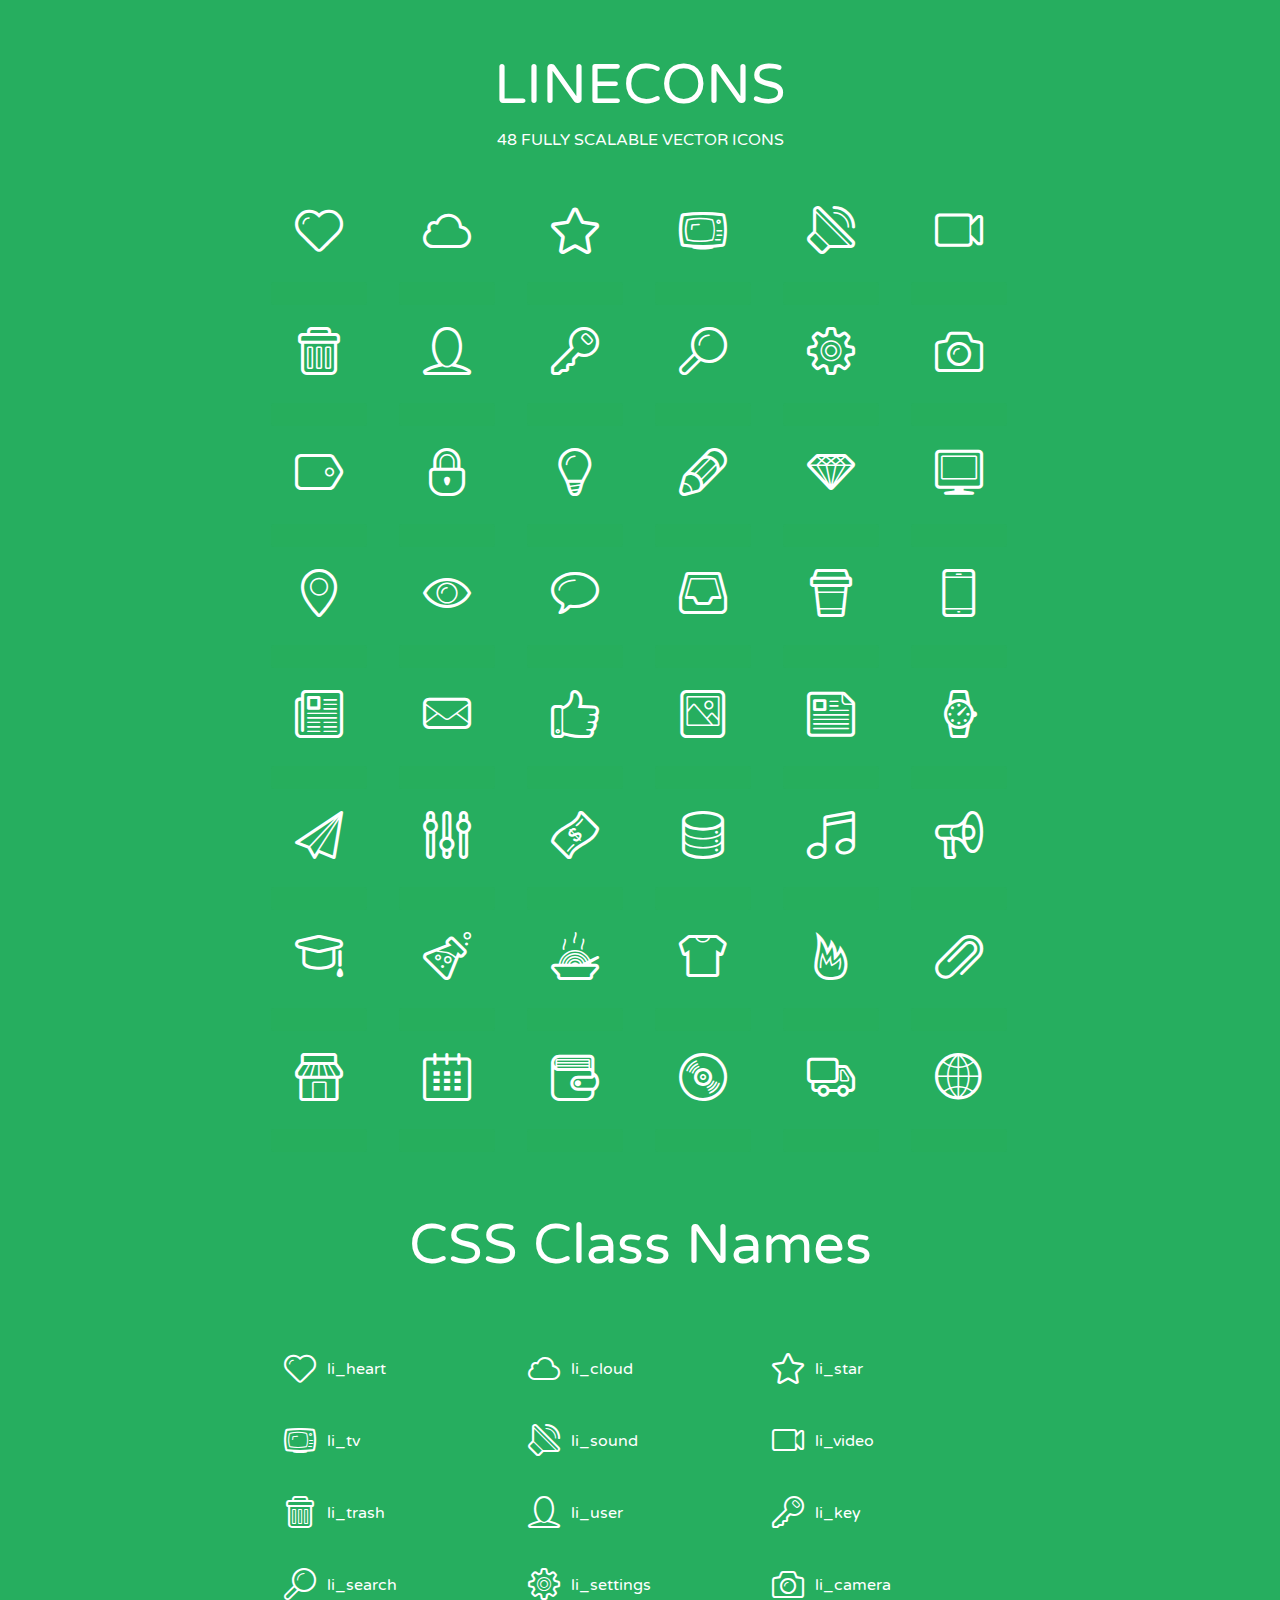
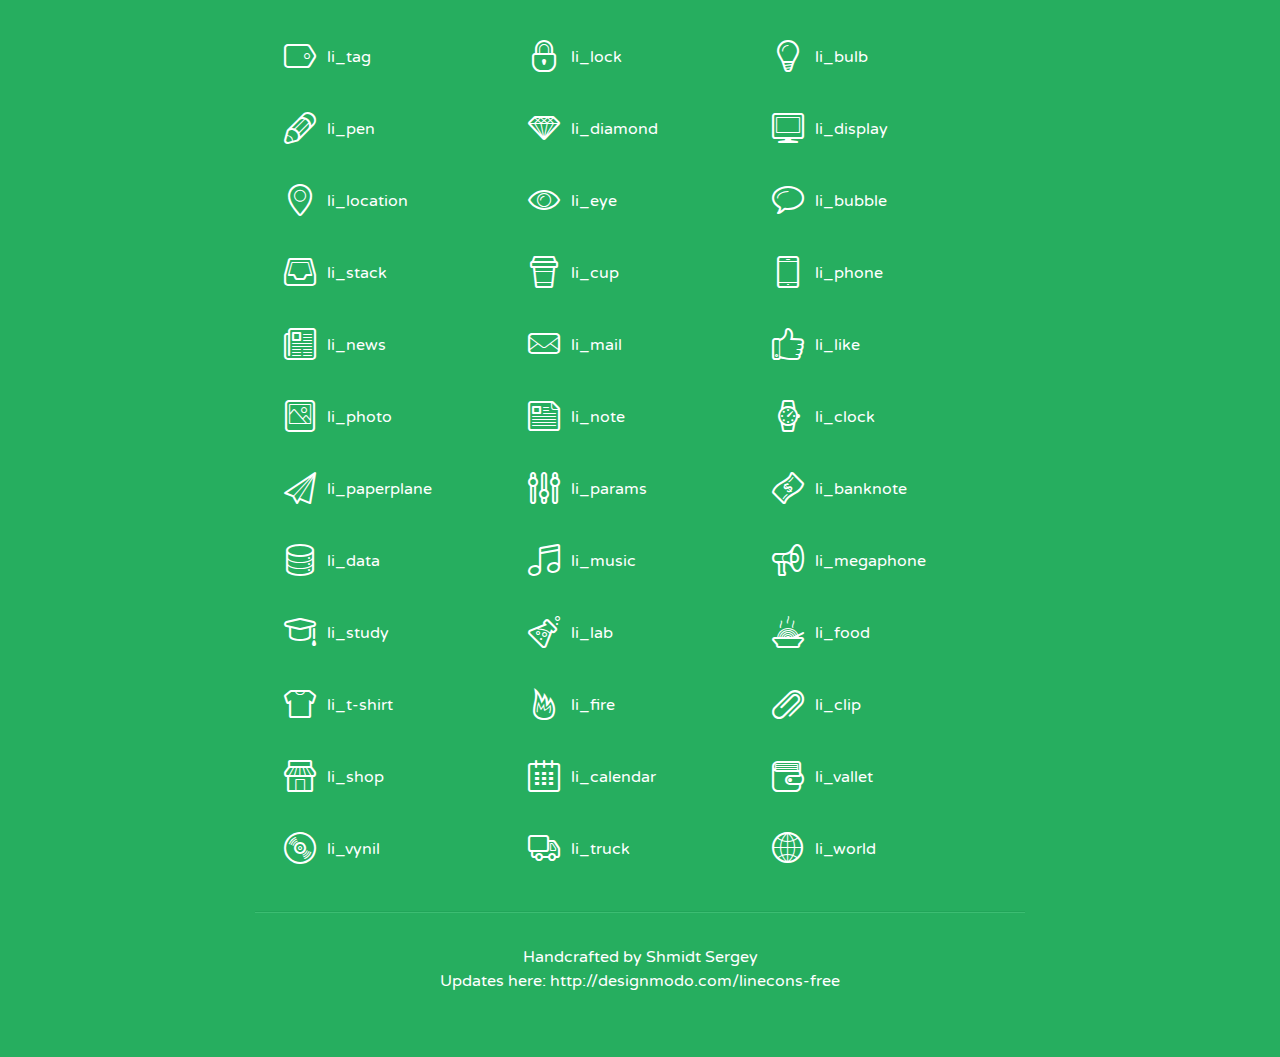
<file: assets/lineicons/index.html>
<!doctype html>
<html>
<head>
<title>LINECONS - 48 Fully Scalable Vector Icons</title>
<link rel="stylesheet" href="style.css" />
<link href='http://fonts.googleapis.com/css?family=Varela+Round' rel='stylesheet' type='text/css'>
<!--[if lte IE 7]><script src="lte-ie7.js"></script><![endif]-->

<!-- 

Thanks http://icomoon.io/app/ for amazing service!

-->


<style>
	section, header, footer {display: block;}
	body {
		font-family: 'Varela Round', sans-serif;
		color: #333333;
		line-height: 1.5;
		font-size: 16px;
		background:#26ae5f;
		color:white;
		-moz-text-shadow: 0 1px 1px rgba(0, 0, 0, 0.21);
		-webkit-text-shadow: 0 1px 1px rgba(0, 0, 0, 0.21);
	}
	* {
		-moz-box-sizing: border-box;
		-webkit-box-sizing: border-box;
		box-sizing: border-box;
		margin: 0;
		padding: 0;
	}
	.glyph {
		float: left;
		text-align: center;
		padding: .5em;
		margin: 0 .5em;
		width: 7em;
		border-radius: .375em;
		top:0;
		position:relative;
		-webkit-transition:0.2s ease-in;
		-o-transition:0.2s ease-in;
		-moz-transition:0.2s ease-in;
		-ie-transition:0.2s ease-in;
		transition:0.2s ease-in;
	}
	.glyph input {
		width: 100%;
		text-align: center;
		font-family: consolas, monospace;
		border-radius:3px;
		border:none;
		padding:4px;
		background:#26AE5C;
		color:#26AE5C;
		-webkit-transition:0.2s ease-in;
		-o-transition:0.2s ease-in;
		-moz-transition:0.2s ease-in;
		-ie-transition:0.2s ease-in;
		transition:0.2s ease-in;
	}
	.glyph:hover input {
		background:#26ae5f;
		padding:4px;
		color:#ffffff;
	}
	.glyph:hover {
		-webkit-transition: all 0.5s ease-out;
		background:#222821;
		color:#fff;
		text-shadow: none;
		-moz-text-shadow: none;
		-webkit-text-shadow: none;
		top:-5px;
		position:relative;
	}
	.glyph input, .mtm {
		margin-top: .75em;
	}
	.w-main {
		width: 770px;
		text-align:center;
	}
	.centered {
		margin-left: auto;
		margin-right: auto;
	}
	.fs1 {
		font-size: 3em;
	}
	header {
		margin: 2em 0;
		padding-bottom: .5em;
	}
	header h1 {
		font-size: 3.5em;
		font-weight: normal;
	}
	.clearfix:before, .clearfix:after { content: ""; display: table; }
	.clearfix:after, .clear { clear: both; }
	footer {
		margin: 2em 0;
		padding: 2em 0;
		border-top: 1px solid rgb(60, 189, 114);
		box-shadow: 0 -1px rgb(33, 165, 89);
	}
	a, a:visited {
		color: #ffffff; text-decoration:none;
	}
	a:hover, a:focus {color: #222821; text-decoration:none;}
	.box1 {
		display: inline-block;
		width: 14em;
		padding: .25em .5em;
		margin: .5em 1em .5em 0;
		text-align:left;
		
	}
	.box1 span { 
		font-size:2em;
		position: relative;
		top: 0.25em;
		margin-right: 0.1em;
	}
</style>
</head>
<body>
	<div class="w-main centered">
	<section class="mtm clearfix" id="glyphs">
	<header>
		<h1>LINECONS</h1>
		<p>48 FULLY SCALABLE VECTOR ICONS</p>
	</header>
	<div class="glyph">
		<div class="fs1" aria-hidden="true" data-icon="&#xe000;"></div>
		<input type="text" readonly="readonly" value="&amp;#xe000;" />
	</div>
	<div class="glyph">
		<div class="fs1" aria-hidden="true" data-icon="&#xe001;"></div>
		<input type="text" readonly="readonly" value="&amp;#xe001;" />
	</div>
	<div class="glyph">
		<div class="fs1" aria-hidden="true" data-icon="&#xe002;"></div>
		<input type="text" readonly="readonly" value="&amp;#xe002;" />
	</div>
	<div class="glyph">
		<div class="fs1" aria-hidden="true" data-icon="&#xe003;"></div>
		<input type="text" readonly="readonly" value="&amp;#xe003;" />
	</div>
	<div class="glyph">
		<div class="fs1" aria-hidden="true" data-icon="&#xe004;"></div>
		<input type="text" readonly="readonly" value="&amp;#xe004;" />
	</div>
	<div class="glyph">
		<div class="fs1" aria-hidden="true" data-icon="&#xe005;"></div>
		<input type="text" readonly="readonly" value="&amp;#xe005;" />
	</div>
	<div class="glyph">
		<div class="fs1" aria-hidden="true" data-icon="&#xe006;"></div>
		<input type="text" readonly="readonly" value="&amp;#xe006;" />
	</div>
	<div class="glyph">
		<div class="fs1" aria-hidden="true" data-icon="&#xe007;"></div>
		<input type="text" readonly="readonly" value="&amp;#xe007;" />
	</div>
	<div class="glyph">
		<div class="fs1" aria-hidden="true" data-icon="&#xe008;"></div>
		<input type="text" readonly="readonly" value="&amp;#xe008;" />
	</div>
	<div class="glyph">
		<div class="fs1" aria-hidden="true" data-icon="&#xe009;"></div>
		<input type="text" readonly="readonly" value="&amp;#xe009;" />
	</div>
	<div class="glyph">
		<div class="fs1" aria-hidden="true" data-icon="&#xe00a;"></div>
		<input type="text" readonly="readonly" value="&amp;#xe00a;" />
	</div>
	<div class="glyph">
		<div class="fs1" aria-hidden="true" data-icon="&#xe00b;"></div>
		<input type="text" readonly="readonly" value="&amp;#xe00b;" />
	</div>
	<div class="glyph">
		<div class="fs1" aria-hidden="true" data-icon="&#xe00c;"></div>
		<input type="text" readonly="readonly" value="&amp;#xe00c;" />
	</div>
	<div class="glyph">
		<div class="fs1" aria-hidden="true" data-icon="&#xe00d;"></div>
		<input type="text" readonly="readonly" value="&amp;#xe00d;" />
	</div>
	<div class="glyph">
		<div class="fs1" aria-hidden="true" data-icon="&#xe00e;"></div>
		<input type="text" readonly="readonly" value="&amp;#xe00e;" />
	</div>
	<div class="glyph">
		<div class="fs1" aria-hidden="true" data-icon="&#xe00f;"></div>
		<input type="text" readonly="readonly" value="&amp;#xe00f;" />
	</div>
	<div class="glyph">
		<div class="fs1" aria-hidden="true" data-icon="&#xe010;"></div>
		<input type="text" readonly="readonly" value="&amp;#xe010;" />
	</div>
	<div class="glyph">
		<div class="fs1" aria-hidden="true" data-icon="&#xe011;"></div>
		<input type="text" readonly="readonly" value="&amp;#xe011;" />
	</div>
	<div class="glyph">
		<div class="fs1" aria-hidden="true" data-icon="&#xe012;"></div>
		<input type="text" readonly="readonly" value="&amp;#xe012;" />
	</div>
	<div class="glyph">
		<div class="fs1" aria-hidden="true" data-icon="&#xe013;"></div>
		<input type="text" readonly="readonly" value="&amp;#xe013;" />
	</div>
	<div class="glyph">
		<div class="fs1" aria-hidden="true" data-icon="&#xe014;"></div>
		<input type="text" readonly="readonly" value="&amp;#xe014;" />
	</div>
	<div class="glyph">
		<div class="fs1" aria-hidden="true" data-icon="&#xe015;"></div>
		<input type="text" readonly="readonly" value="&amp;#xe015;" />
	</div>
	<div class="glyph">
		<div class="fs1" aria-hidden="true" data-icon="&#xe016;"></div>
		<input type="text" readonly="readonly" value="&amp;#xe016;" />
	</div>
	<div class="glyph">
		<div class="fs1" aria-hidden="true" data-icon="&#xe017;"></div>
		<input type="text" readonly="readonly" value="&amp;#xe017;" />
	</div>
	<div class="glyph">
		<div class="fs1" aria-hidden="true" data-icon="&#xe018;"></div>
		<input type="text" readonly="readonly" value="&amp;#xe018;" />
	</div>
	<div class="glyph">
		<div class="fs1" aria-hidden="true" data-icon="&#xe019;"></div>
		<input type="text" readonly="readonly" value="&amp;#xe019;" />
	</div>
	<div class="glyph">
		<div class="fs1" aria-hidden="true" data-icon="&#xe01a;"></div>
		<input type="text" readonly="readonly" value="&amp;#xe01a;" />
	</div>
	<div class="glyph">
		<div class="fs1" aria-hidden="true" data-icon="&#xe01b;"></div>
		<input type="text" readonly="readonly" value="&amp;#xe01b;" />
	</div>
	<div class="glyph">
		<div class="fs1" aria-hidden="true" data-icon="&#xe01c;"></div>
		<input type="text" readonly="readonly" value="&amp;#xe01c;" />
	</div>
	<div class="glyph">
		<div class="fs1" aria-hidden="true" data-icon="&#xe01d;"></div>
		<input type="text" readonly="readonly" value="&amp;#xe01d;" />
	</div>
	<div class="glyph">
		<div class="fs1" aria-hidden="true" data-icon="&#xe01e;"></div>
		<input type="text" readonly="readonly" value="&amp;#xe01e;" />
	</div>
	<div class="glyph">
		<div class="fs1" aria-hidden="true" data-icon="&#xe01f;"></div>
		<input type="text" readonly="readonly" value="&amp;#xe01f;" />
	</div>
	<div class="glyph">
		<div class="fs1" aria-hidden="true" data-icon="&#xe020;"></div>
		<input type="text" readonly="readonly" value="&amp;#xe020;" />
	</div>
	<div class="glyph">
		<div class="fs1" aria-hidden="true" data-icon="&#xe021;"></div>
		<input type="text" readonly="readonly" value="&amp;#xe021;" />
	</div>
	<div class="glyph">
		<div class="fs1" aria-hidden="true" data-icon="&#xe022;"></div>
		<input type="text" readonly="readonly" value="&amp;#xe022;" />
	</div>
	<div class="glyph">
		<div class="fs1" aria-hidden="true" data-icon="&#xe023;"></div>
		<input type="text" readonly="readonly" value="&amp;#xe023;" />
	</div>
	<div class="glyph">
		<div class="fs1" aria-hidden="true" data-icon="&#xe024;"></div>
		<input type="text" readonly="readonly" value="&amp;#xe024;" />
	</div>
	<div class="glyph">
		<div class="fs1" aria-hidden="true" data-icon="&#xe025;"></div>
		<input type="text" readonly="readonly" value="&amp;#xe025;" />
	</div>
	<div class="glyph">
		<div class="fs1" aria-hidden="true" data-icon="&#xe026;"></div>
		<input type="text" readonly="readonly" value="&amp;#xe026;" />
	</div>
	<div class="glyph">
		<div class="fs1" aria-hidden="true" data-icon="&#xe027;"></div>
		<input type="text" readonly="readonly" value="&amp;#xe027;" />
	</div>
	<div class="glyph">
		<div class="fs1" aria-hidden="true" data-icon="&#xe028;"></div>
		<input type="text" readonly="readonly" value="&amp;#xe028;" />
	</div>
	<div class="glyph">
		<div class="fs1" aria-hidden="true" data-icon="&#xe029;"></div>
		<input type="text" readonly="readonly" value="&amp;#xe029;" />
	</div>
	<div class="glyph">
		<div class="fs1" aria-hidden="true" data-icon="&#xe02a;"></div>
		<input type="text" readonly="readonly" value="&amp;#xe02a;" />
	</div>
	<div class="glyph">
		<div class="fs1" aria-hidden="true" data-icon="&#xe02b;"></div>
		<input type="text" readonly="readonly" value="&amp;#xe02b;" />
	</div>
	<div class="glyph">
		<div class="fs1" aria-hidden="true" data-icon="&#xe02c;"></div>
		<input type="text" readonly="readonly" value="&amp;#xe02c;" />
	</div>
	<div class="glyph">
		<div class="fs1" aria-hidden="true" data-icon="&#xe02d;"></div>
		<input type="text" readonly="readonly" value="&amp;#xe02d;" />
	</div>
	<div class="glyph">
		<div class="fs1" aria-hidden="true" data-icon="&#xe02e;"></div>
		<input type="text" readonly="readonly" value="&amp;#xe02e;" />
	</div>
	<div class="glyph">
		<div class="fs1" aria-hidden="true" data-icon="&#xe02f;"></div>
		<input type="text" readonly="readonly" value="&amp;#xe02f;" />
	</div>
	</section>
	<div class="clear"></div>
	<section class="mtm clearfix" id="glyphs">
	<header>
		<h1>CSS Class Names</h1>
	</header>
	<span class="box1">
		<span aria-hidden="true" class="li_heart"></span>
		&nbsp;li_heart
	</span>
	<span class="box1">
		<span aria-hidden="true" class="li_cloud"></span>
		&nbsp;li_cloud
	</span>
	<span class="box1">
		<span aria-hidden="true" class="li_star"></span>
		&nbsp;li_star
	</span>
	<span class="box1">
		<span aria-hidden="true" class="li_tv"></span>
		&nbsp;li_tv
	</span>
	<span class="box1">
		<span aria-hidden="true" class="li_sound"></span>
		&nbsp;li_sound
	</span>
	<span class="box1">
		<span aria-hidden="true" class="li_video"></span>
		&nbsp;li_video
	</span>
	<span class="box1">
		<span aria-hidden="true" class="li_trash"></span>
		&nbsp;li_trash
	</span>
	<span class="box1">
		<span aria-hidden="true" class="li_user"></span>
		&nbsp;li_user
	</span>
	<span class="box1">
		<span aria-hidden="true" class="li_key"></span>
		&nbsp;li_key
	</span>
	<span class="box1">
		<span aria-hidden="true" class="li_search"></span>
		&nbsp;li_search
	</span>
	<span class="box1">
		<span aria-hidden="true" class="li_settings"></span>
		&nbsp;li_settings
	</span>
	<span class="box1">
		<span aria-hidden="true" class="li_camera"></span>
		&nbsp;li_camera
	</span>
	<span class="box1">
		<span aria-hidden="true" class="li_tag"></span>
		&nbsp;li_tag
	</span>
	<span class="box1">
		<span aria-hidden="true" class="li_lock"></span>
		&nbsp;li_lock
	</span>
	<span class="box1">
		<span aria-hidden="true" class="li_bulb"></span>
		&nbsp;li_bulb
	</span>
	<span class="box1">
		<span aria-hidden="true" class="li_pen"></span>
		&nbsp;li_pen
	</span>
	<span class="box1">
		<span aria-hidden="true" class="li_diamond"></span>
		&nbsp;li_diamond
	</span>
	<span class="box1">
		<span aria-hidden="true" class="li_display"></span>
		&nbsp;li_display
	</span>
	<span class="box1">
		<span aria-hidden="true" class="li_location"></span>
		&nbsp;li_location
	</span>
	<span class="box1">
		<span aria-hidden="true" class="li_eye"></span>
		&nbsp;li_eye
	</span>
	<span class="box1">
		<span aria-hidden="true" class="li_bubble"></span>
		&nbsp;li_bubble
	</span>
	<span class="box1">
		<span aria-hidden="true" class="li_stack"></span>
		&nbsp;li_stack
	</span>
	<span class="box1">
		<span aria-hidden="true" class="li_cup"></span>
		&nbsp;li_cup
	</span>
	<span class="box1">
		<span aria-hidden="true" class="li_phone"></span>
		&nbsp;li_phone
	</span>
	<span class="box1">
		<span aria-hidden="true" class="li_news"></span>
		&nbsp;li_news
	</span>
	<span class="box1">
		<span aria-hidden="true" class="li_mail"></span>
		&nbsp;li_mail
	</span>
	<span class="box1">
		<span aria-hidden="true" class="li_like"></span>
		&nbsp;li_like
	</span>
	<span class="box1">
		<span aria-hidden="true" class="li_photo"></span>
		&nbsp;li_photo
	</span>
	<span class="box1">
		<span aria-hidden="true" class="li_note"></span>
		&nbsp;li_note
	</span>
	<span class="box1">
		<span aria-hidden="true" class="li_clock"></span>
		&nbsp;li_clock
	</span>
	<span class="box1">
		<span aria-hidden="true" class="li_paperplane"></span>
		&nbsp;li_paperplane
	</span>
	<span class="box1">
		<span aria-hidden="true" class="li_params"></span>
		&nbsp;li_params
	</span>
	<span class="box1">
		<span aria-hidden="true" class="li_banknote"></span>
		&nbsp;li_banknote
	</span>
	<span class="box1">
		<span aria-hidden="true" class="li_data"></span>
		&nbsp;li_data
	</span>
	<span class="box1">
		<span aria-hidden="true" class="li_music"></span>
		&nbsp;li_music
	</span>
	<span class="box1">
		<span aria-hidden="true" class="li_megaphone"></span>
		&nbsp;li_megaphone
	</span>
	<span class="box1">
		<span aria-hidden="true" class="li_study"></span>
		&nbsp;li_study
	</span>
	<span class="box1">
		<span aria-hidden="true" class="li_lab"></span>
		&nbsp;li_lab
	</span>
	<span class="box1">
		<span aria-hidden="true" class="li_food"></span>
		&nbsp;li_food
	</span>
	<span class="box1">
		<span aria-hidden="true" class="li_t-shirt"></span>
		&nbsp;li_t-shirt
	</span>
	<span class="box1">
		<span aria-hidden="true" class="li_fire"></span>
		&nbsp;li_fire
	</span>
	<span class="box1">
		<span aria-hidden="true" class="li_clip"></span>
		&nbsp;li_clip
	</span>
	<span class="box1">
		<span aria-hidden="true" class="li_shop"></span>
		&nbsp;li_shop
	</span>
	<span class="box1">
		<span aria-hidden="true" class="li_calendar"></span>
		&nbsp;li_calendar
	</span>
	<span class="box1">
		<span aria-hidden="true" class="li_vallet"></span>
		&nbsp;li_vallet
	</span>
	<span class="box1">
		<span aria-hidden="true" class="li_vynil"></span>
		&nbsp;li_vynil
	</span>
	<span class="box1">
		<span aria-hidden="true" class="li_truck"></span>
		&nbsp;li_truck
	</span>
	<span class="box1">
		<span aria-hidden="true" class="li_world"></span>
		&nbsp;li_world
	</span>
	</section>
	<footer>
		<p>Handcrafted by <a href="http://shmidt.in">Shmidt Sergey</a></p>
		<p>Updates here: <a href="http://designmodo.com/linecons-free">http://designmodo.com/linecons-free</a></p>
	</footer>
	</div>
	<script>
	document.getElementById("glyphs").addEventListener("click", function(e) {
		var target = e.target;
		if (target.tagName === "INPUT") {
			target.select();
		}
	});
	</script>
</body>
</html>
</file>
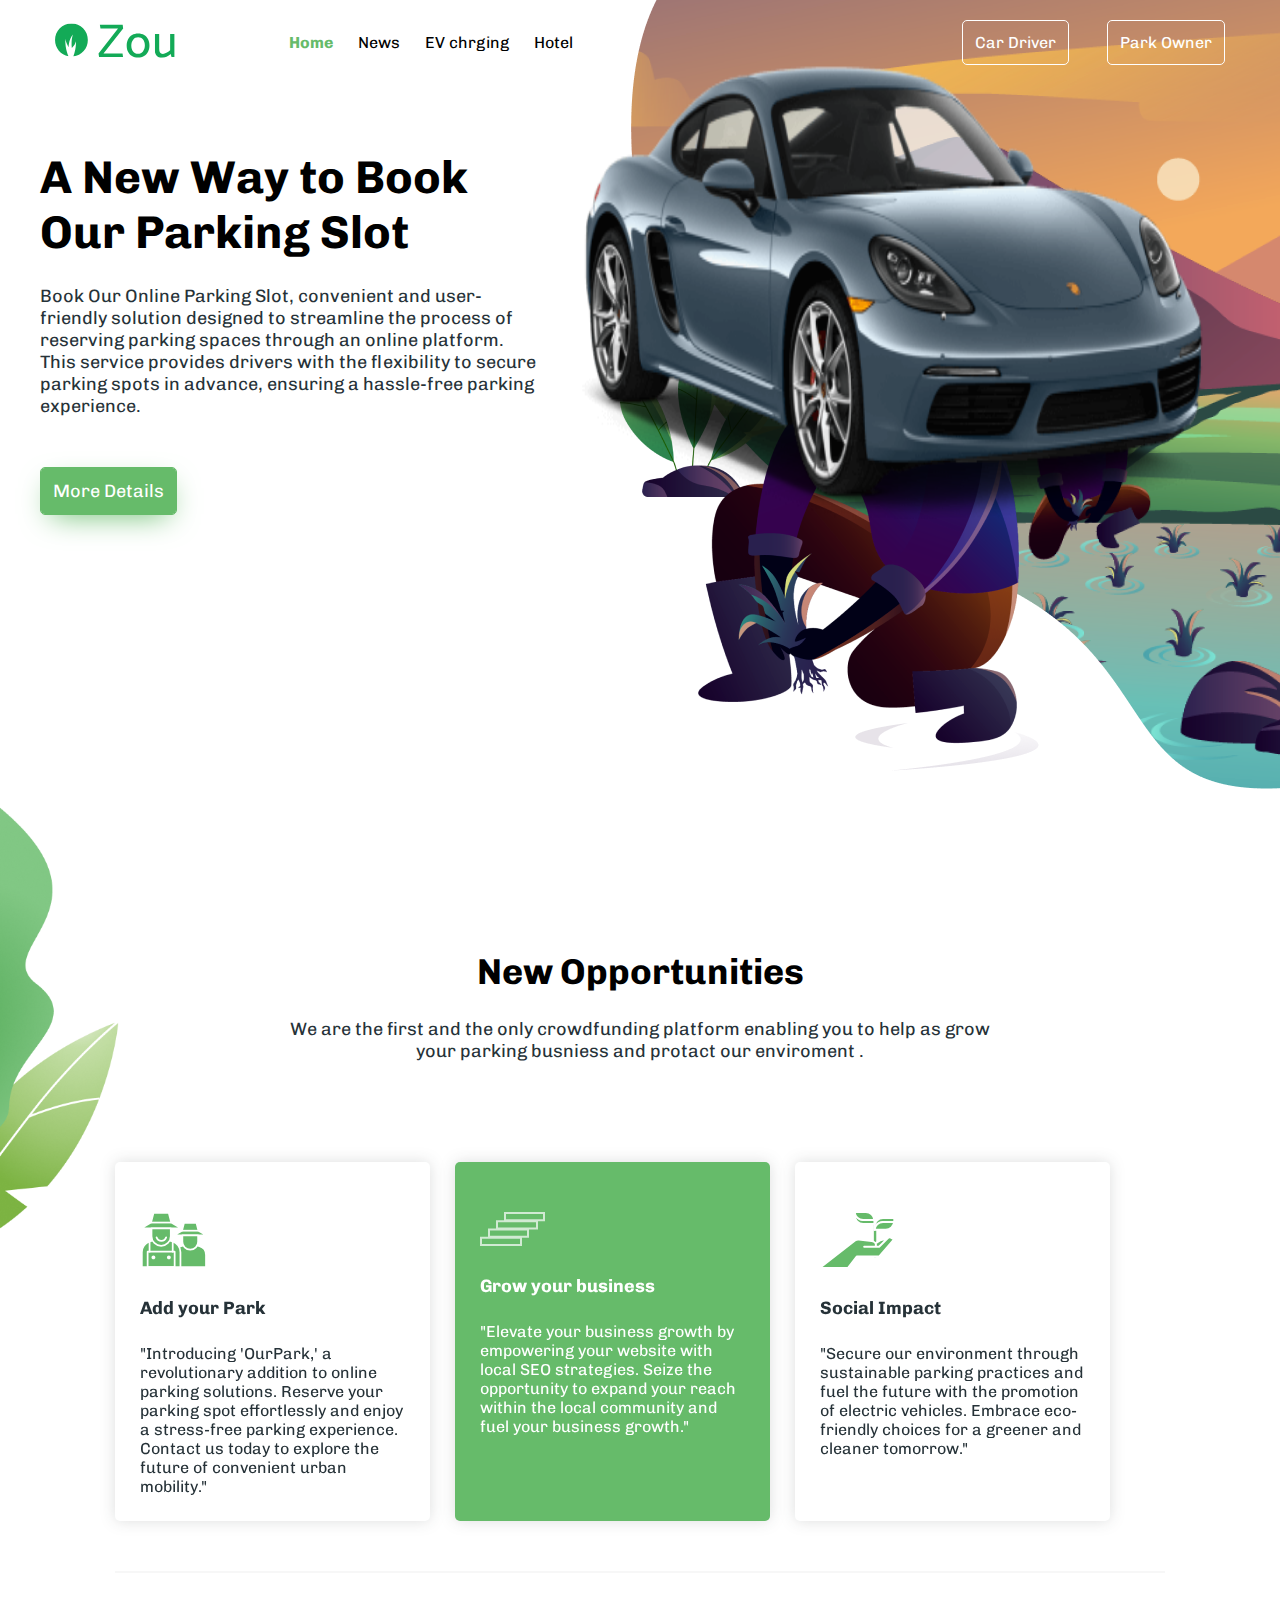
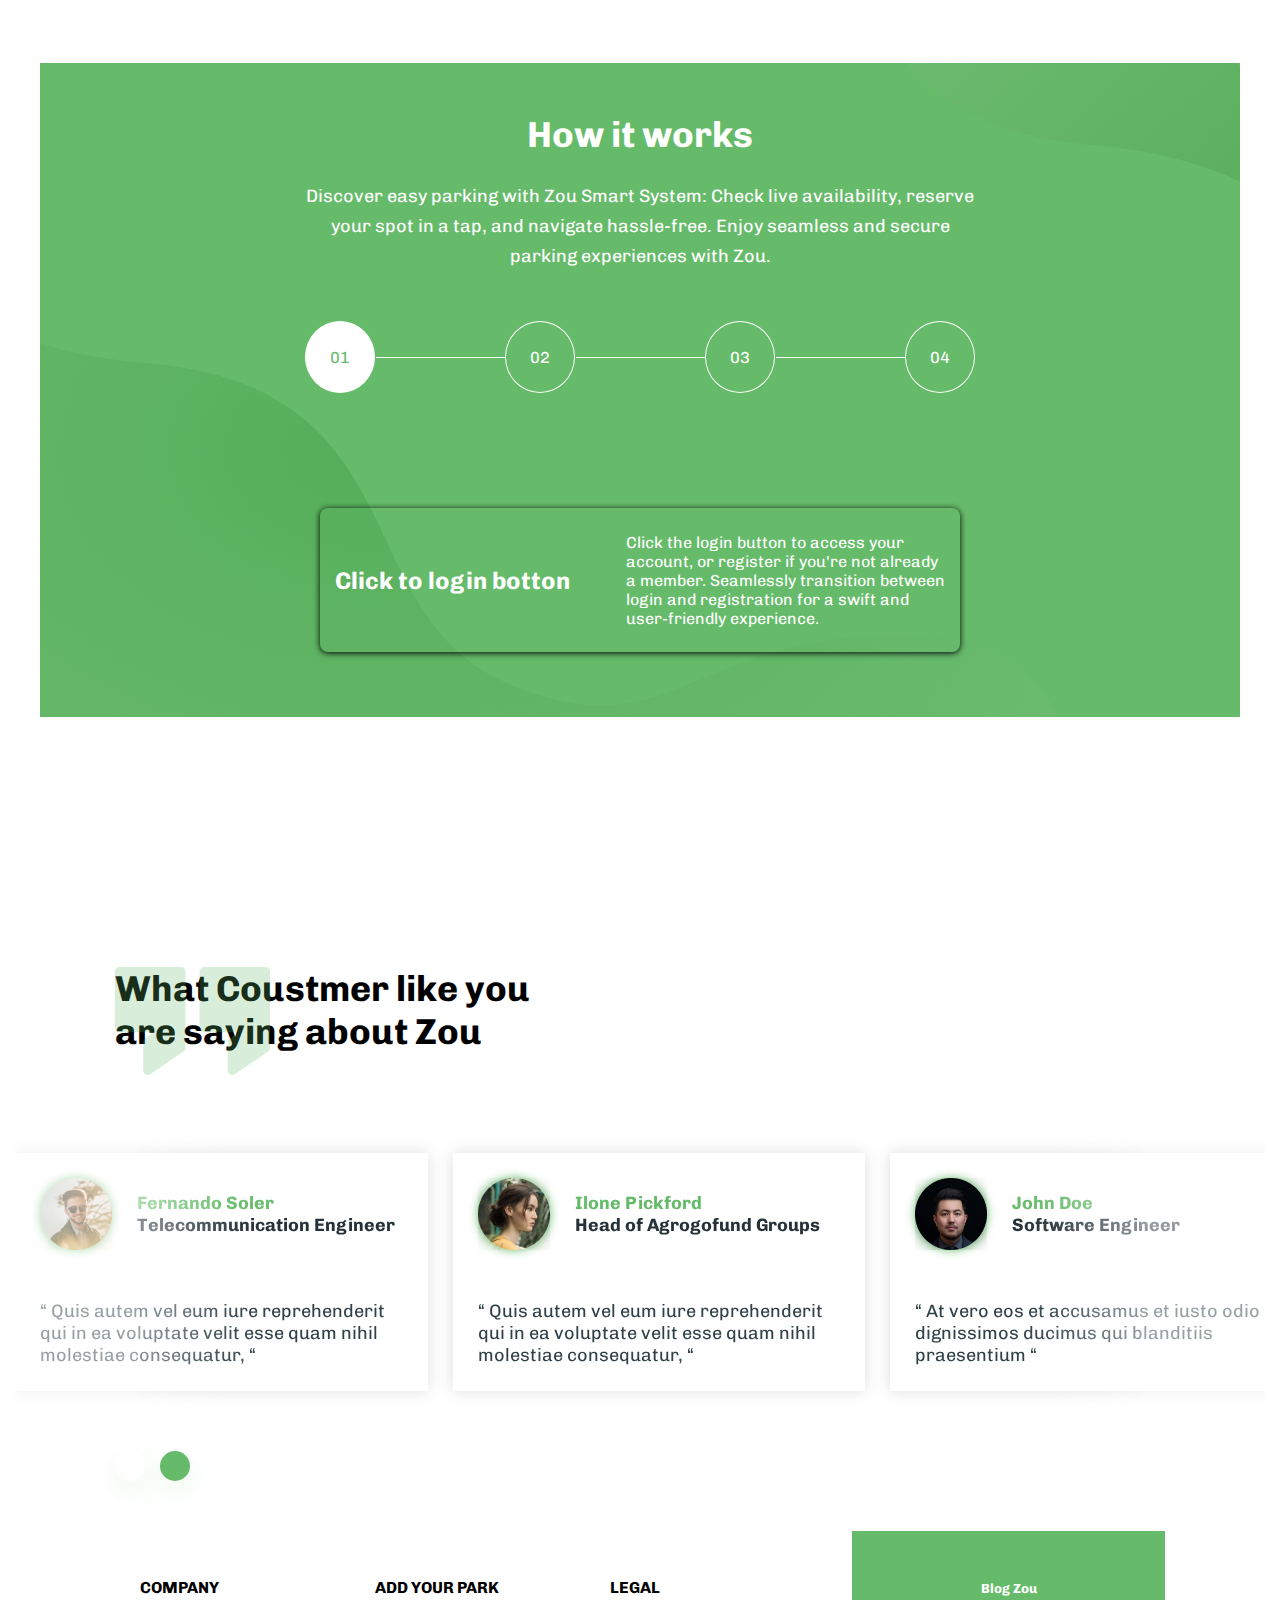
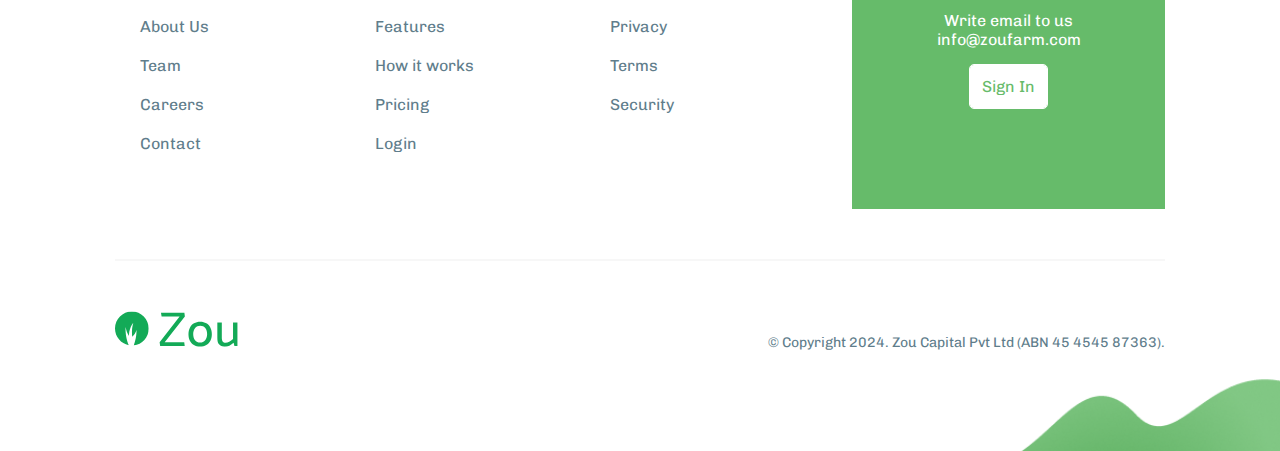
<file: farm-landing-page-master/farm-landing-page-master/index.html>
<!DOCTYPE html>
<html lang="en">

<head>
    <meta charset="UTF-8">
    <meta name="viewport" content="width=device-width, user-scalable=no, initial-scale=1.0, maximum-scale=1.0, minimum-scale=1.0">
    <title>Zou</title>
    <link rel="icon" type="image/png" href="assets/img/logo.svg">
    <link rel="stylesheet" href="https://cdnjs.cloudflare.com/ajax/libs/font-awesome/5.15.2/css/all.min.css" integrity="sha512-HK5fgLBL+xu6dm/Ii3z4xhlSUyZgTT9tuc/hSrtw6uzJOvgRr2a9jyxxT1ely+B+xFAmJKVSTbpM/CuL7qxO8w==" crossorigin="anonymous" />
    <link rel="stylesheet" href="assets/css/main.css">
</head>

<body>
    <div class="container">
        <header>
            <nav class="header__nav w-120">
                <div class="header__logo">
                    <img src="assets/img/logo.svg" alt="Logo">
                </div>
                <div class="header__nav__content">
                    <div class="nav-close-icon"></div>
                    <ul class="header__menu">
                        <li class="menu__item">
                            <a href="#" class="menu__link active">Home</a>
                        </li>
                        <li class="menu__item">
                            <a href="#" class="menu__link">News</a>
                        </li>
                        <li class="menu__item">
                            <a href="#" class="menu__link">EV chrging</a>
                        </li>
                        <li class="menu__item">
                            <a href="#" class="menu__link">Hotel</a>
                        </li>
                        <!-- <li class="menu__item">
                            <a href="#" class="menu__link">Contact</a>
                        </li> -->
                    </ul>
                    <div class="header__signup">
                        <a href="http://localhost/nh/Smart-parking/index.php" class="btn btn__signup">
                            <i class="fas fa-user-plus"></i> Car Driver
                        </a>
                        
                    </div>
                    <div class="header__signup">
                        <a href="http://localhost/nh/Smart-parking/attendant_login.php" class="btn btn__signup">
                            <i class="fas fa-user-plus"></i> Park Owner
                        </a>
                    </div>
                </div>

                <div class="hamburger-menu-wrap">
                    <div class="hamburger-menu">
                        <div class="line"></div>
                        <div class="line"></div>
                        <div class="line"></div>
                    </div>
                </div>
            </nav>
        </header>

        <section class="hero w-120">
            <div class="hero__content">
                <div class="hero__text">
                    <h1 class="hero__title">A New Way to Book Our Parking Slot </h1>
                    <p class="hero__description">
                        Book Our Online Parking Slot, convenient and user-friendly solution designed to streamline the process of reserving parking spaces through an online platform. This service provides drivers with the flexibility to secure parking spots in advance, ensuring a hassle-free parking experience.
                    </p>
                    <a href="#" class="btn btn__hero">More Details</a>
                </div>
                <div class="hero__img">
                    <img src="assets/img/hero.png" alt="">
        
                </div>
                <!-- <div class="hero__img1"> -->
                    <img src="assets/img/car.png" alt="">
        
                <!-- </div> -->
            </div>
        </section>

        <section class="opportunities">
            <div class="opportunities__img">
                <img src="assets/img/leaf.png" alt="">
            </div>
            <div class="opportunities__content w-105">
                <div class="opportunities__head">
                    <h2 class="opportunities__title">New Opportunities</h2>
                    <p class="opportunities__description">We are the first and the only crowdfunding platform enabling you to help as grow your parking busniess and protact our enviroment .</p>
                </div>
                <div class="opportunities__body">
                    <div class="opportunity">
                        <img src="assets/img/opportunites/opportunity-1.svg" alt="Icon" class="opportunity__icon">
                        <h4 class="opportunity__title">Add your Park</h4>
                        <p class="opportunity__description">"Introducing 'OurPark,' a revolutionary addition to online parking solutions. Reserve your parking spot effortlessly and enjoy a stress-free parking experience. Contact us today to explore the future of convenient urban mobility."
                        </p>
                    </div>

                    <div class="opportunity active">
                        <img src="assets/img/opportunites/opportunity-2.svg" alt="Icon" class="opportunity__icon">
                        <h4 class="opportunity__title">Grow your business</h4>
                        <p class="opportunity__description">
                            "Elevate your business growth by empowering your website with local SEO strategies. Seize the opportunity to expand your reach within the local community and fuel your business growth."
                        </p>
                    </div>
                    <div class="opportunity">
                        <img src="assets/img/opportunites/opportunity-3.svg" alt="Icon" class="opportunity__icon">
                        <h4 class="opportunity__title">Social Impact 
                        </h4>
                        <p class="opportunity__description">
                            "Secure our environment through sustainable parking practices and fuel the future with the promotion of electric vehicles. Embrace eco-friendly choices for a greener and cleaner tomorrow."
                        </p>
                    </div>
                </div>
            </div>
        </section>

        <!-- <section class="invest  w-105">
            <div class="invest__content">
                <div class="invest__head">
                    <h2 class="invest__title">Invest on your convenience</h2>
                    <p class="invest__description">Autem vel eum iure reprehenderit qui in ea voluptate velit esse quam nihil molestiae consequatur, vel illum qui dolorem eum fugiat quo voluptas nulla pariatur</p>
                </div>
                <div class="invest__body">
                    <div class="invest__item">
                        <div class="invest__item__head">
                            <h5 class="invest__item__subtitle">NEW FARM TODAY</h5>
                        </div>
                        <div class="invest__item__body">
                            <h4 class="invest__item__title">Short terms investment</h4>
                            <p class="invest__item_description">
                                Invest in farms that will be ready for harvest in 3-18 months
                            </p>
                        </div>
                        <div class="invest__item__footer">
                            <a href="#" class="btn btn__invest">Browse Farm</a>
                        </div>
                    </div>
                    <div class="invest__item">
                        <div class="invest__item__head">
                            <h5 class="invest__item__subtitle">FULLY FUNDED</h5>
                        </div>
                        <div class="invest__item__body">
                            <h4 class="invest__item__title">Long terms investment
                            </h4>
                            <p class="invest__item_description">
                                Consider farms that have long term investment program.
                            </p>
                        </div>
                        <div class="invest__item__footer">
                            <a href="#" class="btn btn__invest">Learn More</a>
                        </div>
                    </div>
                </div>
            </div>
        </section> -->

        <section class="how-is-works w-120">
            <div class="works__content">
                <div class="works__head">
                    <h2 class="works__title">How it works</h2>
                    <p class="works__description">
                        Discover easy parking with Zou Smart System: Check live availability, reserve your spot in a tap, and navigate hassle-free. Enjoy seamless and secure parking experiences with Zou.
                    </p>
                </div>
                <div class="works__body">
                    <ul class="form_progressbar">
                        <li class="progressbar__step active" data-step="1">01</li>
                        <li class="progressbar__step" data-step="2">02</li>
                        <li class="progressbar__step" data-step="3">03</li>
                        <li class="progressbar__step" data-step="4">04</li>
                    </ul>
                </div>
                <div class="works__footer">
                    <div class="works__step__content first_step">
                        <h3 class="works__step_title"> Click to login botton </h3>
                        <p class="works__step_description">
                            Click the login button to access your account, or register if you're not already a member. Seamlessly transition between login and registration for a swift and user-friendly experience.
                        </p>
                    </div>
                    <div class="works__step__content">
                        <h3 class="works__step_title"> Select your location</h3>
                        <p class="works__step_description">
                            Select your location from the address dropdown, book your spot effortlessly, and proceed to park stress-free with a seamless experience.
                        </p>
                    </div>
                    <div class="works__step__content">
                        <h3 class="works__step_title">Arrive your park</h3>
                        <p class="works__step_description">
                            Upon arrival at our park, receive your designated parking slot and a receipt from our attentive staff, ensuring a smooth parking experience. Conveniently pay the parking charge for a hassle-free stay.
                        </p>
                    </div>
                    <div class="works__step__content">
                        <h3 class="works__step_title"> Stand your vechical</h3>
                        <p class="works__step_description">
                            Park confidently with your vehicle allocated to a secure slot, protected from theft and other incidents by our vigilant security measures, ensuring peace of mind during your stay.
                        </p>
                    </div>
                </div>
            </div>


        </section>

        <section class="testimonials">
            <div class="testimonials__content">
                <div class="testimonials__head w-105">
                    <img src="assets/img/quote.svg" alt="Quote" class="testimonials__quote">
                    <h2 class="testimonials__title">What Coustmer like you are saying about Zou</h2>
                </div>
                <div class="testimonials__body">
                    <div class="testimonials__list">
                        <div class="testimonial">
                            <div class="testimonial__profile">
                                <div class="testimonial__img">
                                    <img src="assets/img/testimonials/1.png" alt="Testimonial">
                                </div>
                                <div class="testimonial__info">
                                    <h4 class="testimonial__name"> Fernando Soler</h4>
                                    <h4 class="testimonial__title">Telecommunication Engineer</h4>
                                </div>
                            </div>
                            <p class="testimonial__description">
                                “ Quis autem vel eum iure reprehenderit qui in ea voluptate velit esse quam nihil molestiae consequatur, “
                            </p>
                        </div>
                        <div class="testimonial">
                            <div class="testimonial__profile">
                                <div class="testimonial__img">
                                    <img src="assets/img/testimonials/2.png" alt="Testimonial">
                                </div>
                                <div class="testimonial__info">
                                    <h4 class="testimonial__name"> Ilone Pickford</h4>
                                    <h4 class="testimonial__title">Head of Agrogofund Groups</h4>
                                </div>
                            </div>
                            <p class="testimonial__description">
                                “ Quis autem vel eum iure reprehenderit qui in ea voluptate velit esse quam nihil molestiae consequatur, “
                            </p>
                        </div>
                        <div class="testimonial">
                            <div class="testimonial__profile">
                                <div class="testimonial__img">
                                    <img src="assets/img/testimonials/3.png" alt="Testimonial">
                                </div>
                                <div class="testimonial__info">
                                    <h4 class="testimonial__name"> John Doe</h4>
                                    <h4 class="testimonial__title">Software Engineer</h4>
                                </div>
                            </div>
                            <p class="testimonial__description">
                                “ At vero eos et accusamus et iusto odio dignissimos ducimus qui blanditiis praesentium “
                            </p>
                        </div>
                        <div class="testimonial">
                            <div class="testimonial__profile">
                                <div class="testimonial__img">
                                    <img src="assets/img/testimonials/2.png" alt="Testimonial">
                                </div>
                                <div class="testimonial__info">
                                    <h4 class="testimonial__name"> Ilone Pickford</h4>
                                    <h4 class="testimonial__title">Head of Agrogofund Groups</h4>
                                </div>
                            </div>
                            <p class="testimonial__description">
                                “ Quis autem vel eum iure reprehenderit qui in ea voluptate velit esse quam nihil molestiae consequatur, “
                            </p>
                        </div>
                        <div class="testimonial">
                            <div class="testimonial__profile">
                                <div class="testimonial__img">
                                    <img src="assets/img/testimonials/1.png" alt="Testimonial">
                                </div>
                                <div class="testimonial__info">
                                    <h4 class="testimonial__name"> Shahjhan Alam</h4>
                                    <h4 class="testimonial__title">Telecommunication Engineer</h4>
                                </div>
                            </div>
                            <p class="testimonial__description">
                                “ Quis autem vel eum iure reprehenderit qui in ea voluptate velit esse quam nihil molestiae consequatur, “
                            </p>
                        </div>
                        <div class="testimonial">
                            <div class="testimonial__profile">
                                <div class="testimonial__img">
                                    <img src="assets/img/testimonials/2.png" alt="Testimonial">
                                </div>
                                <div class="testimonial__info">
                                    <h4 class="testimonial__name"> Ilone Pickford</h4>
                                    <h4 class="testimonial__title">Head of Agrogofund Groups</h4>
                                </div>
                            </div>
                            <p class="testimonial__description">
                                “ Quis autem vel eum iure reprehenderit qui in ea voluptate velit esse quam nihil molestiae consequatur, “
                            </p>
                        </div>
                        <div class="testimonial">
                            <div class="testimonial__profile">
                                <div class="testimonial__img">
                                    <img src="assets/img/testimonials/3.png" alt="Testimonial">
                                </div>
                                <div class="testimonial__info">
                                    <h4 class="testimonial__name"> John Doe</h4>
                                    <h4 class="testimonial__title">Software Engineer</h4>
                                </div>
                            </div>
                            <p class="testimonial__description">
                                “ At vero eos et accusamus et iusto odio dignissimos ducimus qui blanditiis praesentium “
                            </p>
                        </div>
                        <div class="testimonial">
                            <div class="testimonial__profile">
                                <div class="testimonial__img">
                                    <img src="assets/img/testimonials/2.png" alt="Testimonial">
                                </div>
                                <div class="testimonial__info">
                                    <h4 class="testimonial__name"> Ilone Pickford</h4>
                                    <h4 class="testimonial__title">Head of Agrogofund Groups</h4>
                                </div>
                            </div>
                            <p class="testimonial__description">
                                “ Quis autem vel eum iure reprehenderit qui in ea voluptate velit esse quam nihil molestiae consequatur, “
                            </p>
                        </div>
                        <div class="testimonial">
                            <div class="testimonial__profile">
                                <div class="testimonial__img">
                                    <img src="assets/img/testimonials/3.png" alt="Testimonial">
                                </div>
                                <div class="testimonial__info">
                                    <h4 class="testimonial__name"> John Doe</h4>
                                    <h4 class="testimonial__title">Software Engineer</h4>
                                </div>
                            </div>
                            <p class="testimonial__description">
                                “ At vero eos et accusamus et iusto odio dignissimos ducimus qui blanditiis praesentium “
                            </p>
                        </div>
                    </div>
                </div>
                <div class="testimonials__footer  w-105">
                    <div class="testimonials__directions">
                        <button class="btn__testimonials btn__testimonials__prev disable">
                            <i class="fa fa-chevron-left"></i>
                        </button>
                        <button class="btn__testimonials btn__testimonials__next">
                            <i class="fa fa-chevron-right"></i>
                        </button>
                    </div>
                </div>
            </div>
        </section>

        <!-- <section class="farm-invest w-105">
            <h2 class="farm-invest__title">The future of <span>Farm Investing</span> is Zou</h2>
            <a href="#" class="btn btn__farm--invest">Invest Now</a>

        </section> -->

        <footer class="footer">
            <div class="footer__body w-105">
                <nav class="footer__nav">
                    <ul class="footer_nav__menu">
                        <li class="footer_nav__item">
                            <h4 class="footer_nav__menu__title">COMPANY</h4>
                        </li>
                        <li class="footer_nav__item">
                            <a href="#" class="footer_nav__link">About Us</a>
                        </li>
                        <li class="footer_nav__item">
                            <a href="#" class="footer_nav__link">Team</a>
                        </li>
                        <li class="footer_nav__item">
                            <a href="#" class="footer_nav__link">Careers</a>
                        </li>
                        <li class="footer_nav__item">
                            <a href="#" class="footer_nav__link">Contact</a>
                        </li>
                    </ul>
                    <ul class="footer_nav__menu">
                        <li class="footer_nav__item">
                            <h4 class="footer_nav__menu__title">Add your park</h4>
                        </li>
                        <li class="footer_nav__item">
                            <a href="#" class="footer_nav__link">Features</a>
                        </li>
                        <li class="footer_nav__item">
                            <a href="#" class="footer_nav__link">How it works</a>
                        </li>
                        <li class="footer_nav__item">
                            <a href="#" class="footer_nav__link">Pricing</a>
                        </li>
                        <li class="footer_nav__item">
                            <a href="#" class="footer_nav__link">Login</a>
                        </li>
                    </ul>
                    <ul class="footer_nav__menu">
                        <li class="footer_nav__item">
                            <h4 class="footer_nav__menu__title">LEGAL</h4>
                        </li>
                        <li class="footer_nav__item">
                            <a href="#" class="footer_nav__link">Privacy</a>
                        </li>
                        <li class="footer_nav__item">
                            <a href="#" class="footer_nav__link">Terms</a>
                        </li>
                        <li class="footer_nav__item">
                            <a href="#" class="footer_nav__link">Security</a>
                        </li>
                    </ul>
                </nav>
                <div class="footer__contact">
                    <h5 class="footer__contact__title">Blog Zou</h5>
                    <span>Write email to us</span>
                    <a href="mailto:info@zoufarm.com" class="email">info@zoufarm.com</a>
                    <a href="#" class="btn btn__signin">
                        <i class="far fa-user"></i> Sign In
                    </a>
                </div>
            </div>
            <div class="footer__bottom">
                <div class="footer__bottom__content w-105">
                    <div class="footer__logo">
                        <img src="assets/img/logo.svg" alt="Logo">
                    </div>
                    <p class="footer_copyright">
                        © Copyright 2024. Zou Capital Pvt Ltd (ABN 45 4545 87363).
                    </p>
                </div>
                <img src="assets/img/mountain.png" alt="Mountain" class="footer_img">
            </div>
        </footer>
    </div>
    <script src="assets/js/main.js" type="module"></script>

</body>

</html>
</file>
<file: assets/lineicons/style.css>
@font-face {
	font-family: 'linecons';
	src:url('fonts/linecons.eot');
}
@font-face {
	font-family: 'linecons';
	src: url([data-uri]) format('svg'),
		 url([data-uri]) format('truetype');
	font-weight: normal;
	font-style: normal;
}

/* Use the following CSS code if you want to use data attributes for inserting your icons */
[data-icon]:before {
	font-family: 'linecons';
	content: attr(data-icon);
	speak: none;
	font-weight: normal;
	line-height: 1;
	-webkit-font-smoothing: antialiased;
}

/* Use the following CSS code if you want to have a class per icon */
[class^="li_"]:before, [class*=" li_"]:before {
	font-family: 'linecons';
	font-style: normal;
	speak: none;
	font-weight: normal;
	line-height: 1;
	-webkit-font-smoothing: antialiased;
}
.li_heart:before {
	content: "\e000";
}
.li_cloud:before {
	content: "\e001";
}
.li_star:before {
	content: "\e002";
}
.li_tv:before {
	content: "\e003";
}
.li_sound:before {
	content: "\e004";
}
.li_video:before {
	content: "\e005";
}
.li_trash:before {
	content: "\e006";
}
.li_user:before {
	content: "\e007";
}
.li_key:before {
	content: "\e008";
}
.li_search:before {
	content: "\e009";
}
.li_settings:before {
	content: "\e00a";
}
.li_camera:before {
	content: "\e00b";
}
.li_tag:before {
	content: "\e00c";
}
.li_lock:before {
	content: "\e00d";
}
.li_bulb:before {
	content: "\e00e";
}
.li_pen:before {
	content: "\e00f";
}
.li_diamond:before {
	content: "\e010";
}
.li_display:before {
	content: "\e011";
}
.li_location:before {
	content: "\e012";
}
.li_eye:before {
	content: "\e013";
}
.li_bubble:before {
	content: "\e014";
}
.li_stack:before {
	content: "\e015";
}
.li_cup:before {
	content: "\e016";
}
.li_phone:before {
	content: "\e017";
}
.li_news:before {
	content: "\e018";
}
.li_mail:before {
	content: "\e019";
}
.li_like:before {
	content: "\e01a";
}
.li_photo:before {
	content: "\e01b";
}
.li_note:before {
	content: "\e01c";
}
.li_clock:before {
	content: "\e01d";
}
.li_paperplane:before {
	content: "\e01e";
}
.li_params:before {
	content: "\e01f";
}
.li_banknote:before {
	content: "\e020";
}
.li_data:before {
	content: "\e021";
}
.li_music:before {
	content: "\e022";
}
.li_megaphone:before {
	content: "\e023";
}
.li_study:before {
	content: "\e024";
}
.li_lab:before {
	content: "\e025";
}
.li_food:before {
	content: "\e026";
}
.li_t-shirt:before {
	content: "\e027";
}
.li_fire:before {
	content: "\e028";
}
.li_clip:before {
	content: "\e029";
}
.li_shop:before {
	content: "\e02a";
}
.li_calendar:before {
	content: "\e02b";
}
.li_vallet:before {
	content: "\e02c";
}
.li_vynil:before {
	content: "\e02d";
}
.li_truck:before {
	content: "\e02e";
}
.li_world:before {
	content: "\e02f";
}
</file>
<file: farm-landing-page-master/farm-landing-page-master/assets/css/main.css>
@import url("https://fonts.googleapis.com/css2?family=Chivo:wght@400;700&display=swap");
*,
*:before,
*:after {
  margin: 0;
  padding: 0;
  box-sizing: border-box;
}

html {
  font-size: 10px;
}

body {
  font-family: 'Chivo', sans-serif;
  font-size: 1.6rem;
  color: #000000;
}

ul {
  list-style: none;
}

a {
  text-decoration: none;
  cursor: pointer;
  color: #000000;
}

input,
textarea,
button,
select,
a {
  -webkit-tap-highlight-color: rgba(0, 0, 0, 0);
}

img {
  width: 100%;
  max-width: 100%;
}

section {
  padding: 5rem 0;
}

.container {
  width: 100%;
  padding: 0 1.5rem;
  max-width: 144rem;
  margin: 0 auto;
}

.w-120 {
  max-width: 120rem;
}

.w-105 {
  max-width: 105rem;
}

.btn {
  border-radius: .5rem;
  padding: 1.2rem;
}

/*Header */
header {
  position: absolute;
  left: 0;
  top: 0;
  width: 100%;
  z-index: 2;
}

.header__nav {
  padding: 2rem 1.5rem;
  margin: auto;
  display: flex;
  align-items: center;
}

.header__logo {
  flex: 2;
}

.header__logo img {
  max-width: 12rem;
}

.header__nav__content {
  flex: 8;
  display: flex;
  align-items: center;
}

.header__nav__content.open {
  transform: translateX(0);
}

.header__menu {
  flex: 4;
  display: flex;
  grid-gap: 2.5rem;
}

.menu__link {
  cursor: pointer;
  transition: .2s all;
}

.menu__link:hover {
  color: #66BB6A;
}

.menu__link.active {
  color: #66BB6A;
  font-weight: bold;
}

.header__signup {
  flex: 1;
  display: flex;
  justify-content: flex-end;
}

.btn__signup {
  border: 1px solid #ffffff;
  font-size: 1.6rem;
  color: #ffffff;
  /*
    Button hover effect resource
    https://codepen.io/alticreation/pen/zBZwOP
    */
  display: inline-block;
  transition: all .3s;
  position: relative;
  overflow: hidden;
  z-index: 1;
}

.btn__signup:after {
  content: '';
  position: absolute;
  bottom: 0;
  left: 0;
  width: 100%;
  height: 100%;
  background-color: transparent;
  z-index: -2;
}

.btn__signup:before {
  content: '';
  position: absolute;
  bottom: 0;
  left: 0;
  width: 0%;
  height: 100%;
  background-color: #66BB6A;
  transition: all .3s;
  z-index: -1;
}

.btn__signup:hover {
  color: #ffffff;
}

.btn__signup:hover:before {
  width: 100%;
}

.hamburger-menu-wrap {
  position: absolute;
  top: 3rem;
  right: 2rem;
  cursor: pointer;
  z-index: 1;
  display: none;
}

.hamburger-menu {
  width: 2rem;
  height: 2rem;
  display: flex;
  grid-row-gap: .2rem;
  flex-wrap: wrap;
  align-items: center;
  position: relative;
}

.hamburger-menu .line {
  background-color: #66BB6A;
  height: .3rem;
  width: 100%;
  transition: all 0.3s;
}

.nav-close-icon {
  position: relative;
  padding: 3rem 2rem;
  height: 2.5rem;
  cursor: pointer;
  display: none;
}

.nav-close-icon:before, .nav-close-icon:after {
  position: absolute;
  content: '';
  width: 4px;
  right: 4rem;
  height: 40%;
  background-color: #ffffff;
}

.nav-close-icon:before {
  transform: rotateZ(45deg) translate(0.5rem, -1rem);
}

.nav-close-icon:after {
  transform: rotateZ(-45deg) translate(1rem, 0.5rem);
}

/*End Header */
/*End Hero */
.hero {
  margin: auto;
  height: 100vh;
}

.hero__content {
  display: flex;
}

.hero__text {
  margin-top: 10rem;
  max-width: 50rem;
}

.hero__title {
  font-size: 4.6rem;
}

.hero__description {
  font-size: 1.8rem;
  margin: 2.5rem 0 5rem;
  color: #263238;
}

.btn__hero {
  border: 1px solid #66BB6A;
  color: #ffffff;
  font-size: 1.8rem;
  box-shadow: 1px 10px 30px -10px #66bb6a;
  /*
    Button hover effect resource
    https://codepen.io/alticreation/pen/zBZwOP
    */
  display: inline-block;
  transition: all .3s;
  position: relative;
  overflow: hidden;
  z-index: 1;
}

.btn__hero:after {
  content: '';
  position: absolute;
  bottom: 0;
  left: 0;
  width: 100%;
  height: 100%;
  background-color: #66BB6A;
  z-index: -2;
}

.btn__hero:before {
  content: '';
  position: absolute;
  bottom: 0;
  left: 0;
  width: 0%;
  height: 100%;
  background-color: #ffffff;
  transition: all .3s;
  z-index: -1;
}

.btn__hero:hover {
  color: #66BB6A;
}

.btn__hero:hover:before {
  width: 100%;
}

.hero__img {
  position: absolute;
  top: 0;
  right: 0;
  z-index: -1;
}

.hero__img img {
  max-height: 100vh;
  width: initial;
}

/*End Hero */
/*Opportunities*/
.opportunities {
  position: relative;
}

.opportunities__img {
  position: absolute;
  left: -1.5rem;
  top: -16rem;
  z-index: -1;
}

.opportunities__img img {
  max-height: 55rem;
  max-width: 16rem;
}

.opportunities__content {
  margin: auto;
  display: flex;
  flex-direction: column;
  padding-bottom: 5rem;
  border-bottom: 2px solid #f7f7f7;
  margin-bottom: 4rem;
}

.opportunities__head {
  text-align: center;
  max-width: 70rem;
  margin: 0 auto 10rem;
}

.opportunities__title {
  font-size: 3.6rem;
  color: #000000;
}

.opportunities__description {
  margin-top: 2.5rem;
  font-size: 1.8rem;
  font-weight: 400;
  color: #263238;
}

.opportunities__body {
  display: flex;
  flex-wrap: wrap;
  grid-gap: 2.5rem;
  align-self: baseline;
}

.opportunity {
  width: 30%;
  background-color: #ffffff;
  border-radius: .5rem;
  filter: drop-shadow(0 0 0.75rem rgba(27, 31, 35, 0.15));
  padding: 5rem 2.5rem 2.5rem;
  transition: all 0.3s ease-out;
}

.opportunity.active {
  background-color: #66BB6A;
}

.opportunity.active .opportunity__title,
.opportunity.active .opportunity__description {
  color: #ffffff;
}

.opportunity:hover {
  transform: translateY(-2rem);
}

.opportunity__icon {
  max-height: 5.6rem;
  width: initial;
}

.opportunity__title {
  font-size: 1.8rem;
  color: #263238;
  margin: 2.5rem 0;
}

.opportunity__description {
  font-size: 1.6rem;
  font-weight: 400;
  color: #263238;
}

/*End Opportunities*/
/* Invest*/
.invest {
  margin: auto;
}

.invest__head {
  max-width: 70rem;
}

.invest__title {
  font-size: 3.6rem;
}

.invest__description {
  margin-top: 1.5rem;
  color: #324148;
  font-size: 1.8rem;
}

.invest__body {
  margin-top: 5rem;
  display: grid;
  grid-template-columns: repeat(auto-fill, minmax(40rem, 1fr));
  grid-gap: 2.5rem;
}

.invest__item {
  padding: 2.5rem;
}

.invest__item:nth-child(1) {
  background: url("../img/investments/invest-1.png") no-repeat center/cover;
}

.invest__item:nth-child(2) {
  background: url("../img/investments/invest-2.png") no-repeat center/cover;
}

.invest__item__subtitle {
  color: #66BB6A;
  font-size: 1.4rem;
  font-weight: 400;
  position: relative;
}

.invest__item__subtitle::after {
  position: absolute;
  content: '';
  top: 3rem;
  left: 0;
  width: 5.6rem;
  height: 4px;
  background-color: #ffffff;
}

.invest__item__body {
  margin: 5rem 0 2.5rem;
}

.invest__item__title {
  color: #ffffff;
  font-size: 3.1rem;
  max-width: 30rem;
}

.invest__item_description {
  font-size: 1.6rem;
  color: #ffffff;
  max-width: 30rem;
}

.btn__invest {
  color: #66BB6A;
  display: inline-block;
  width: 20rem;
  text-align: center;
  box-shadow: 1px 10px 30px -10px #66bb6a;
  /*
    Button hover effect resource
    https://codepen.io/alticreation/pen/zBZwOP
    */
  display: inline-block;
  transition: all .3s;
  position: relative;
  overflow: hidden;
  z-index: 1;
}

.btn__invest:after {
  content: '';
  position: absolute;
  bottom: 0;
  left: 0;
  width: 100%;
  height: 100%;
  background-color: #ffffff;
  z-index: -2;
}

.btn__invest:before {
  content: '';
  position: absolute;
  bottom: 0;
  left: 0;
  width: 0%;
  height: 100%;
  background-color: #66BB6A;
  transition: all .3s;
  z-index: -1;
}

.btn__invest:hover {
  color: #ffffff;
}

.btn__invest:hover:before {
  width: 100%;
}

/*End Invest*/
/*End How Is Works*/
.how-is-works {
  background: url("../img/how-is-works-bg.png") no-repeat;
  background-color: #66BB6A;
  margin: auto;
}

.works__content {
  max-width: 70rem;
  margin: auto;
  color: #ffffff;
  padding: 0 1.5rem;
}

.works__head {
  text-align: center;
}

.works__title {
  font-size: 3.6rem;
}

.works__description {
  margin-top: 2.5rem;
  font-size: 1.8rem;
  font-weight: 400;
  line-height: 3rem;
}

.works__body {
  margin: 5rem 0 10rem;
}

.form_progressbar {
  display: flex;
  grid-column-gap: 13rem;
}

.progressbar__step {
  cursor: pointer;
  border-radius: 50%;
  width: 7.2rem;
  height: 7.2rem;
  border: 1px solid #ffffff;
  display: flex;
  align-items: center;
  justify-content: center;
  position: relative;
}

.progressbar__step.active {
  background-color: #ffffff;
  color: #66BB6A;
}

.progressbar__step.active:not(:first-child)::after {
  height: 5px;
  transform: scaleX(0);
  transform-origin: left;
  animation: progressBarStepAnimate 0.5s linear forwards;
}

.progressbar__step:not(:first-child)::before, .progressbar__step:not(:first-child)::after {
  position: absolute;
  content: '';
  right: 100%;
  width: 13rem;
  height: 1px;
  background-color: #ffffff;
  pointer-events: none;
}

@keyframes progressBarStepAnimate {
  100% {
    transform: scaleX(1);
  }
}

.works__footer {
  display: flex;
  overflow: hidden;
}

.works__step__content {
  flex-shrink: 0;
  width: 100%;
  display: flex;
  grid-gap: 2.5rem;
  transition: .5s all linear;
  padding: 3rem;
  position: relative;
  align-items: center;
}

.works__step__content::before {
  position: absolute;
  content: '';
  left: 1.5rem;
  top: 1.5rem;
  width: calc(100% - 3rem);
  height: calc(100% - 3rem);
  box-shadow: 0 1px 6px black;
  border-radius: .8rem;
}

.works__step_title {
  font-size: 2.4rem;
  flex: 5;
}

.works__step_description {
  flex: 6;
  font-size: 1.6rem;
  font-weight: 400;
}

/*End How Is Works*/
/*Testimonials*/
.testimonials {
  margin-top: 20rem;
}

.testimonials__head {
  position: relative;
  margin: auto;
}

.testimonials__quote {
  position: absolute;
  top: 0;
  left: 0;
  max-height: 11rem;
  width: auto;
}

.testimonials__title {
  font-size: 3.6rem;
  max-width: 45rem;
}

.testimonials__body {
  margin: 8rem auto 4rem;
  width: 100%;
  overflow: hidden;
  padding: 2rem 0;
  position: relative;
}

.testimonials__body::before, .testimonials__body::after {
  position: absolute;
  content: '';
  top: 0;
  width: 10%;
  background-color: #ffffff;
  opacity: .5;
  height: 100%;
  z-index: 1;
}

.testimonials__body::before {
  left: 0;
  filter: drop-shadow(5rem 0 4rem #ffffff);
}

.testimonials__body::after {
  right: 0;
  filter: drop-shadow(-5rem 0 4rem #ffffff);
}

.testimonials__list {
  display: flex;
  grid-gap: 2.5rem;
  position: relative;
}

.testimonial {
  flex-shrink: 0;
  width: 33%;
  padding: 2.5rem;
  background-color: #ffffff;
  filter: drop-shadow(0 0 0.75rem rgba(27, 31, 35, 0.15));
  transition: transform .3s ease;
}

.testimonial:hover {
  transform: scale(1.1);
  z-index: 1;
}

.testimonial__profile {
  display: flex;
  grid-gap: 2.5rem;
  align-items: center;
  font-size: 1.8rem;
}

.testimonial__img {
  filter: drop-shadow(0 0 0.5rem #66BB6A);
  width: 7.2rem;
  height: 7.2rem;
}

.testimonial__img img {
  width: initial;
  max-width: initial;
}

.testimonial__name {
  color: #66BB6A;
}

.testimonial__title {
  color: #263238;
}

.testimonial__description {
  margin-top: 5rem;
  font-size: 1.8rem;
  color: #324148;
}

.testimonials__footer {
  margin: auto;
}

.testimonials__directions {
  display: flex;
  grid-gap: 1.5rem;
}

.btn__testimonials {
  border-radius: 50%;
  cursor: pointer;
  padding: 1.5rem;
  outline: none;
  border: none;
  background-color: #66BB6A;
  color: #ffffff;
  box-shadow: 1px 10px 30px -10px #66bb6a;
}

.btn__testimonials.disable {
  background-color: #ffffff;
  color: #263238;
}

/*End Testimonials*/
/*Farm Invest */
.farm-invest {
  margin: auto;
  padding: 5rem 2.5rem;
  text-align: center;
  background-color: #ffffff;
  filter: drop-shadow(0 0 0.75rem rgba(27, 31, 35, 0.15));
  margin-bottom: 10rem;
}

.farm-invest__title {
  font-size: 3.6rem;
}

.farm-invest__title span {
  color: #66BB6A;
}

.btn__farm--invest {
  border: 1px solid #66BB6A;
  color: #ffffff;
  display: inline-block;
  min-width: 25rem;
  margin-top: 4rem;
  box-shadow: 1px 10px 30px -10px #66bb6a;
  /*
    Button hover effect resource
    https://codepen.io/alticreation/pen/zBZwOP
    */
  display: inline-block;
  transition: all .3s;
  position: relative;
  overflow: hidden;
  z-index: 1;
}

.btn__farm--invest:after {
  content: '';
  position: absolute;
  bottom: 0;
  left: 0;
  width: 100%;
  height: 100%;
  background-color: #66BB6A;
  z-index: -2;
}

.btn__farm--invest:before {
  content: '';
  position: absolute;
  bottom: 0;
  left: 0;
  width: 0%;
  height: 100%;
  background-color: #ffffff;
  transition: all .3s;
  z-index: -1;
}

.btn__farm--invest:hover {
  color: #66BB6A;
}

.btn__farm--invest:hover:before {
  width: 100%;
}

/*End Farm Invest*/
/*Footer*/
.footer {
  position: relative;
}

.footer__body {
  margin: auto;
  display: flex;
  flex-wrap: wrap;
  grid-gap: 2.5rem;
  align-items: baseline;
  padding-bottom: 5rem;
  border-bottom: 2px solid #f7f7f7;
}

.footer__nav {
  display: flex;
  flex-wrap: wrap;
  flex: 9 2 auto;
  grid-row-gap: 2.5rem;
}

.footer_nav__menu {
  flex-basis: 33%;
}

.footer_nav__item {
  padding: 1rem 2.5rem;
}

.footer_nav__menu__title {
  font-size: 1.6rem;
  text-transform: uppercase;
}

.footer_nav__link {
  font-size: 1.6rem;
  color: #607D8B;
  transition: .2s all;
}

.footer_nav__link:hover {
  color: #66BB6A;
}

.footer__contact {
  flex: 1 0 28rem;
  background-color: #66BB6A;
  padding: 5rem 5rem 10rem;
  color: #ffffff;
  display: flex;
  align-items: center;
  flex-direction: column;
}

.footer__contact > * {
  max-width: 16rem;
}

.footer__contact__title {
  margin-bottom: 1.5rem;
}

.email {
  color: #ffffff;
}

.btn__signin {
  margin-top: 1.5rem;
  border: 1px solid #ffffff;
  color: #66BB6A;
  /*
    Button hover effect resource
    https://codepen.io/alticreation/pen/zBZwOP
    */
  display: inline-block;
  transition: all .3s;
  position: relative;
  overflow: hidden;
  z-index: 1;
}

.btn__signin:after {
  content: '';
  position: absolute;
  bottom: 0;
  left: 0;
  width: 100%;
  height: 100%;
  background-color: #ffffff;
  z-index: -2;
}

.btn__signin:before {
  content: '';
  position: absolute;
  bottom: 0;
  left: 0;
  width: 0%;
  height: 100%;
  background-color: #66BB6A;
  transition: all .3s;
  z-index: -1;
}

.btn__signin:hover {
  color: #ffffff;
}

.btn__signin:hover:before {
  width: 100%;
}

.footer__bottom__content {
  margin-top: 5rem;
  display: flex;
  align-items: baseline;
  justify-content: space-between;
  margin: 5rem auto 0;
  padding-bottom: 10rem;
}

.footer_copyright {
  color: #607D8B;
  font-size: 1.4rem;
  text-align: center;
}

.footer_img {
  position: absolute;
  bottom: 0;
  right: -1.5rem;
  max-width: 50rem;
}

/*End Footer*/
@media screen and (max-width: 950px) {
  /*Header */
  .hamburger-menu-wrap,
  .nav-close-icon {
    display: block;
  }
  .header__nav__content {
    flex: initial;
    align-items: initial;
    position: fixed;
    top: 0;
    right: 0;
    width: 30rem;
    height: 100vh;
    background-color: #66BB6A;
    z-index: 2;
    flex-direction: column;
    transform: translateX(40rem);
    transition: transform 0.3s ease-in-out;
    grid-gap: 2.5rem;
  }
  .header__menu {
    flex-direction: column;
    flex: initial;
    align-items: center;
  }
  .menu__link {
    color: #ffffff;
  }
  .menu__link:hover, .menu__link.active {
    color: #ffffff;
  }
  .header__signup {
    flex: initial;
    justify-content: center;
  }
  /*End Header */
  /*Hero */
  .hero__content {
    justify-content: center;
    text-align: center;
  }
  .hero__img {
    display: none;
  }
  /*End Hero */
  /*Testimonials*/
  .testimonial {
    width: 50%;
  }
  /*End Testimonials*/
}

@media screen and (max-width: 768px) {
  /* Opportunities*/
  .opportunity {
    width: 100%;
  }
  /*End Opportunities*/
  /*How Is Works*/
  .form_progressbar {
    grid-column-gap: 7rem;
    justify-content: center;
  }
  .progressbar__step {
    width: 4.8rem;
    height: 4.8rem;
  }
  .progressbar__step:not(:first-child)::before, .progressbar__step:not(:first-child)::after {
    width: 7rem;
  }
  .works__step__content {
    flex-direction: column;
  }
  .works__step_title {
    font-size: 2rem;
    text-align: center;
  }
  /*End How Is Works*/
  /*Testimonials*/
  .testimonials__body::before, .testimonials__body::after {
    background-color: transparent;
  }
  .testimonials__list {
    padding-left: 1.5rem;
  }
  .testimonial {
    width: calc(100% - 3rem);
    word-wrap: break-word;
  }
  .testimonial:hover {
    transform: initial;
  }
  /*End Testimonials*/
  /*Footer*/
  .footer_nav__menu {
    text-align: center;
  }
  .footer__bottom__content {
    flex-direction: column;
    grid-row-gap: 4.5rem;
    align-items: center;
  }
  /*end Footer*/
}

@media screen and (max-width: 500px) {
  /*Global*/
  .opportunities__title,
  .invest__title,
  .works__title,
  .testimonials__title,
  .farm-invest__title {
    font-size: 3rem;
  }
  .invest__description,
  .works__description {
    font-size: 1.6rem;
  }
  /*End Global*/
  /*Hero*/
  .hero__title {
    font-size: 3.2rem;
  }
  /*End Hero*/
  /*Opportunities*/
  .opportunities__img {
    top: -8rem;
  }
  .opportunities__img img {
    max-height: 40rem;
    max-width: 10rem;
  }
  .opportunity__icon {
    width: inherit;
  }
  /*End Opportunities*/
  /*Invest Section*/
  .invest__body {
    grid-template-columns: repeat(auto-fill, minmax(32rem, 1fr));
  }
  .invest__item__title {
    font-size: 2.4rem;
  }
  /*End Invest Section*/
  /*How Is Works*/
  .form_progressbar {
    grid-column-gap: 4rem;
    justify-content: center;
  }
  .progressbar__step {
    width: 4.8rem;
    height: 4.8rem;
  }
  .progressbar__step:not(:first-child)::before, .progressbar__step:not(:first-child)::after {
    width: 4rem;
  }
  .works__step_title {
    font-size: 1.8rem;
  }
  /*End How Is Works*/
  /*Testimonials*/
  .testimonials {
    margin-top: 10rem;
  }
  /*End Testimonials*/
  /*Footer*/
  .footer_nav__menu {
    text-align: left;
  }
  .footer__contact {
    width: 100%;
  }
  /*End Footer*/
}

@media screen and (max-width: 360px) {
  /*Invest Section*/
  .invest__body {
    grid-template-columns: repeat(auto-fill, minmax(30rem, 1fr));
  }
  /*End Invest Section*/
  /*How Is Works*/
  .progressbar__step {
    width: 4rem;
    height: 4rem;
  }
  /*End How Is Works*/
  /*Testimonials */
  .testimonial__profile {
    flex-direction: column;
    text-align: center;
  }
  /*End Testimonials*/
  /*Farm Invest*/
  .btn__farm--invest {
    width: 80%;
    min-width: initial;
  }
  /*End Farm Invest*/
}
/*# sourceMappingURL=main.css.map */
</file>
